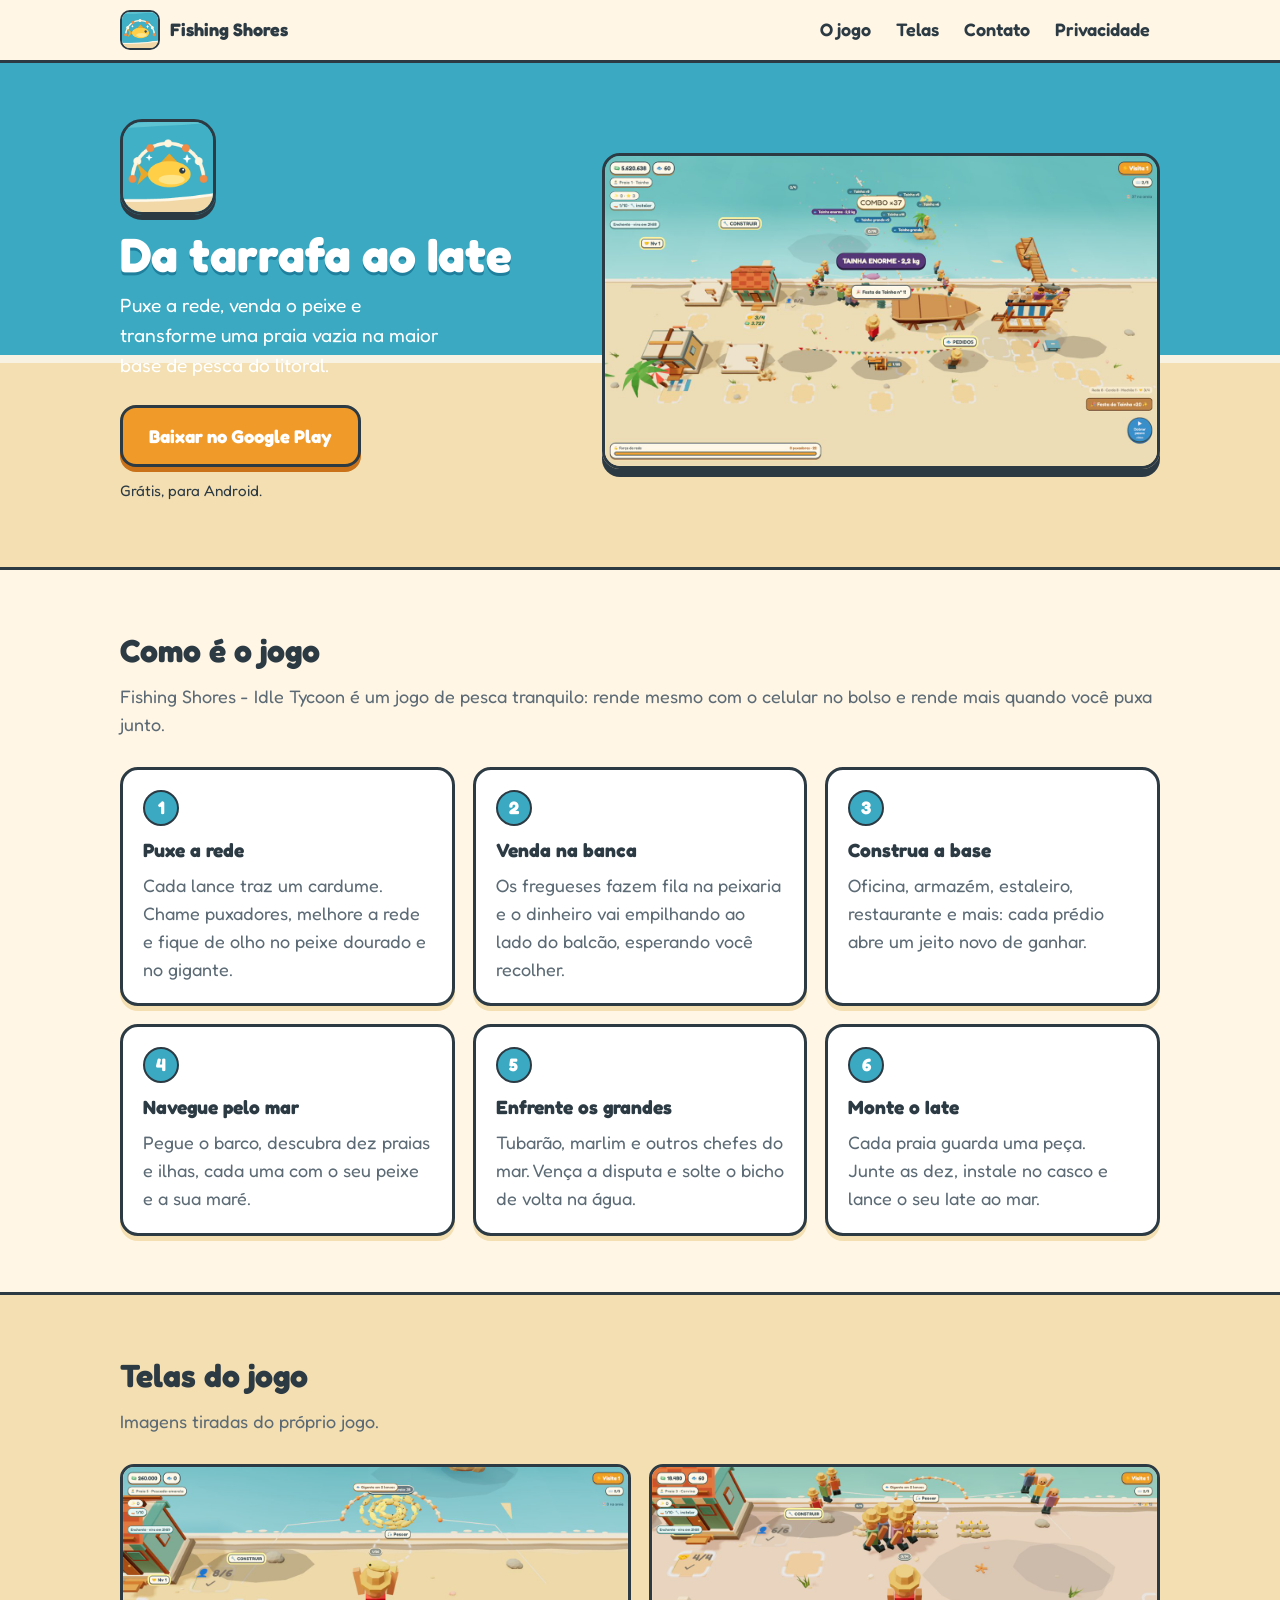
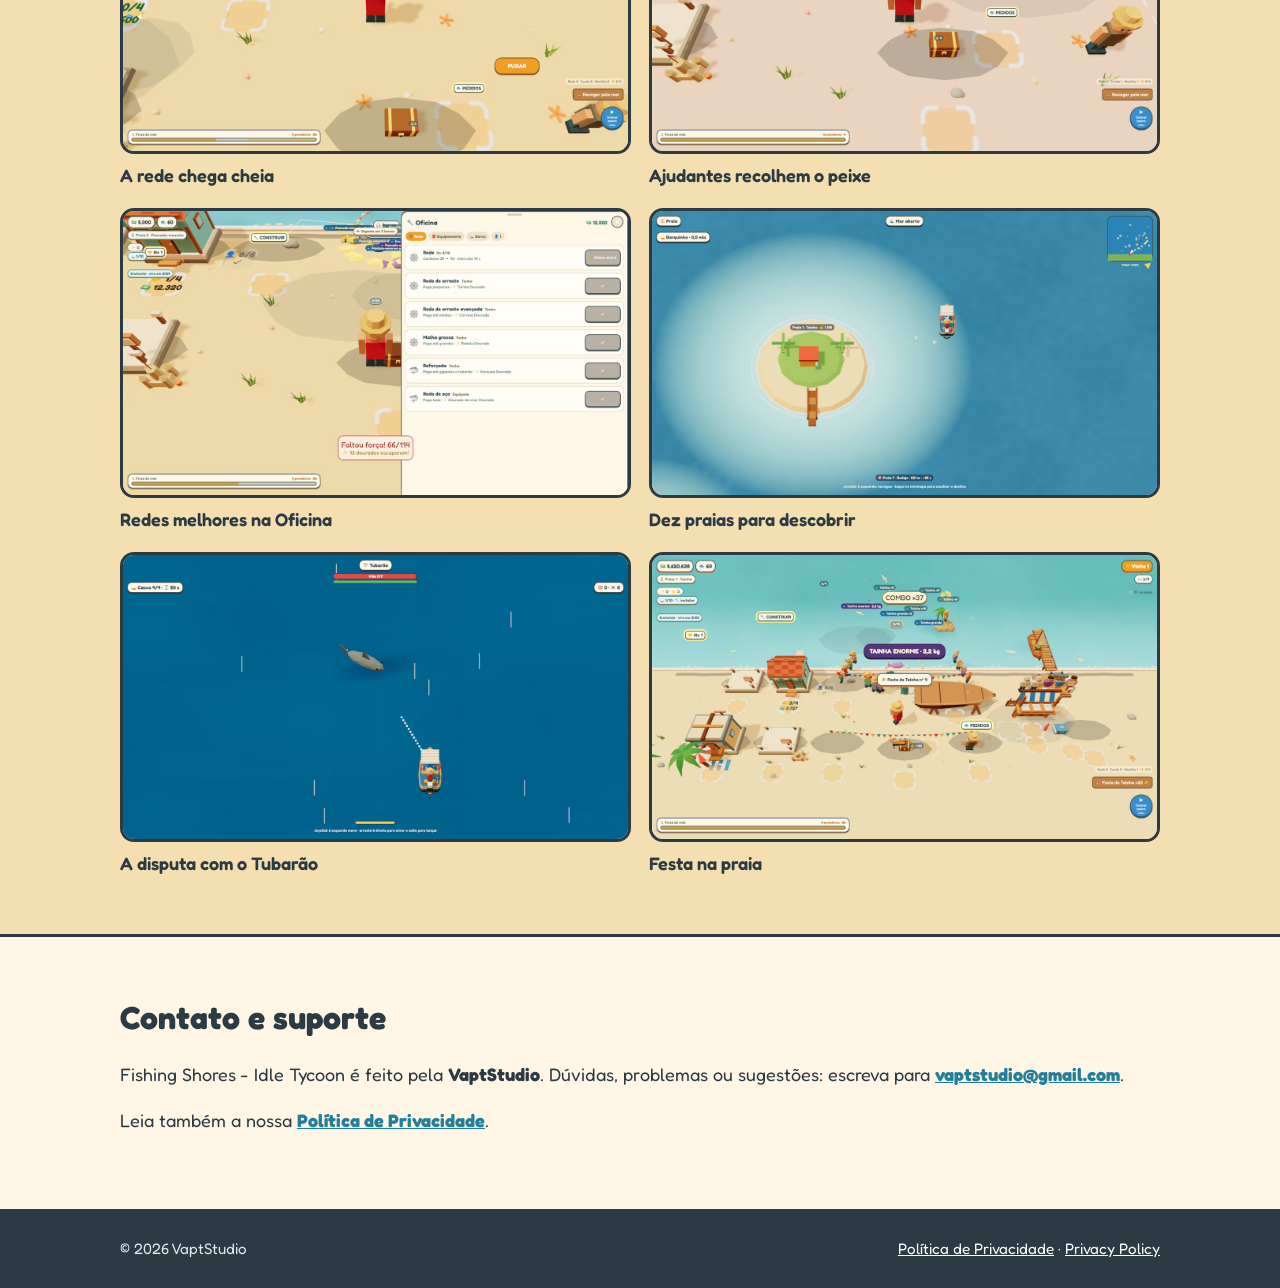
<file: index.html>
<!doctype html>
<html lang="pt-BR">
<head>
  <meta charset="utf-8">
  <meta name="viewport" content="width=device-width, initial-scale=1">
  <title>Fishing Shores - Idle Tycoon | VaptStudio</title>
  <meta name="description" content="Puxe a rede, venda o peixe na sua banca, abra novas praias e monte o seu Iate peça por peça. Jogo de pesca idle para Android, da VaptStudio.">
  <meta property="og:title" content="Fishing Shores - Idle Tycoon">
  <meta property="og:description" content="Da tarrafa ao Iate: jogo de pesca idle para Android.">
  <meta property="og:image" content="img/festa.jpg">
  <link rel="icon" href="img/icone.png">
  <link rel="preconnect" href="https://fonts.googleapis.com">
  <link rel="preconnect" href="https://fonts.gstatic.com" crossorigin>
  <link href="https://fonts.googleapis.com/css2?family=Fredoka:wght@400;600;700&display=swap" rel="stylesheet">
  <link rel="stylesheet" href="estilo.css">
</head>
<body>

<header class="topo">
  <div class="miolo">
    <a class="marca" href="index.html"><img src="img/icone.png" alt="">Fishing Shores</a>
    <nav>
      <a class="some" href="#jogo">O jogo</a>
      <a class="some" href="#telas">Telas</a>
      <a href="#contato">Contato</a>
      <a href="privacidade.html">Privacidade</a>
    </nav>
  </div>
</header>

<main>
  <div class="abertura">
    <div class="miolo">
      <div>
        <img class="icone" src="img/icone.png" alt="Ícone do Fishing Shores">
        <h1>Da tarrafa ao Iate</h1>
        <p>Puxe a rede, venda o peixe e transforme uma praia vazia na maior base de pesca do litoral.</p>
        <a class="botao" href="https://play.google.com/store/apps/details?id=fishing.shores.idle">Baixar no Google Play</a>
        <span class="aviso">Grátis, para Android.</span>
      </div>
      <img class="tela" src="img/festa.jpg" alt="Praia do jogo em festa, com a rede cheia, a peixaria e o casco do Iate na areia">
    </div>
  </div>

  <section id="jogo">
    <div class="miolo">
      <h2>Como é o jogo</h2>
      <p class="sub">Fishing Shores - Idle Tycoon é um jogo de pesca tranquilo: rende mesmo com o celular no bolso e rende mais quando você puxa junto.</p>
      <div class="cartoes">
        <div class="cartao"><span class="num">1</span><h3>Puxe a rede</h3><p>Cada lance traz um cardume. Chame puxadores, melhore a rede e fique de olho no peixe dourado e no gigante.</p></div>
        <div class="cartao"><span class="num">2</span><h3>Venda na banca</h3><p>Os fregueses fazem fila na peixaria e o dinheiro vai empilhando ao lado do balcão, esperando você recolher.</p></div>
        <div class="cartao"><span class="num">3</span><h3>Construa a base</h3><p>Oficina, armazém, estaleiro, restaurante e mais: cada prédio abre um jeito novo de ganhar.</p></div>
        <div class="cartao"><span class="num">4</span><h3>Navegue pelo mar</h3><p>Pegue o barco, descubra dez praias e ilhas, cada uma com o seu peixe e a sua maré.</p></div>
        <div class="cartao"><span class="num">5</span><h3>Enfrente os grandes</h3><p>Tubarão, marlim e outros chefes do mar. Vença a disputa e solte o bicho de volta na água.</p></div>
        <div class="cartao"><span class="num">6</span><h3>Monte o Iate</h3><p>Cada praia guarda uma peça. Junte as dez, instale no casco e lance o seu Iate ao mar.</p></div>
      </div>
    </div>
  </section>

  <section id="telas" class="faixa">
    <div class="miolo">
      <h2>Telas do jogo</h2>
      <p class="sub">Imagens tiradas do próprio jogo.</p>
      <div class="galeria">
        <figure><img src="img/rede.jpg" alt="Personagem puxando a rede cheia de peixes" loading="lazy"><figcaption>A rede chega cheia</figcaption></figure>
        <figure><img src="img/ajudantes.jpg" alt="Ajudantes recolhendo o peixe na areia" loading="lazy"><figcaption>Ajudantes recolhem o peixe</figcaption></figure>
        <figure><img src="img/oficina.jpg" alt="Painel da Oficina com as redes do jogo" loading="lazy"><figcaption>Redes melhores na Oficina</figcaption></figure>
        <figure><img src="img/mar.jpg" alt="Barco navegando ao lado de uma ilha" loading="lazy"><figcaption>Dez praias para descobrir</figcaption></figure>
        <figure><img src="img/tubarao.jpg" alt="Barco diante de um tubarão em mar aberto" loading="lazy"><figcaption>A disputa com o Tubarão</figcaption></figure>
        <figure><img src="img/festa.jpg" alt="Festa na praia depois de um lance grande" loading="lazy"><figcaption>Festa na praia</figcaption></figure>
      </div>
    </div>
  </section>

  <section id="contato" class="contato">
    <div class="miolo">
      <h2>Contato e suporte</h2>
      <p>Fishing Shores - Idle Tycoon é feito pela <strong>VaptStudio</strong>. Dúvidas, problemas ou sugestões: escreva para <a href="mailto:vaptstudio@gmail.com">vaptstudio@gmail.com</a>.</p>
      <p>Leia também a nossa <a href="privacidade.html">Política de Privacidade</a>.</p>
    </div>
  </section>
</main>

<footer>
  <div class="miolo">
    <span>© 2026 VaptStudio</span>
    <span><a href="privacidade.html">Política de Privacidade</a> · <a href="privacidade.html#en">Privacy Policy</a></span>
  </div>
</footer>

</body>
</html>
</file>
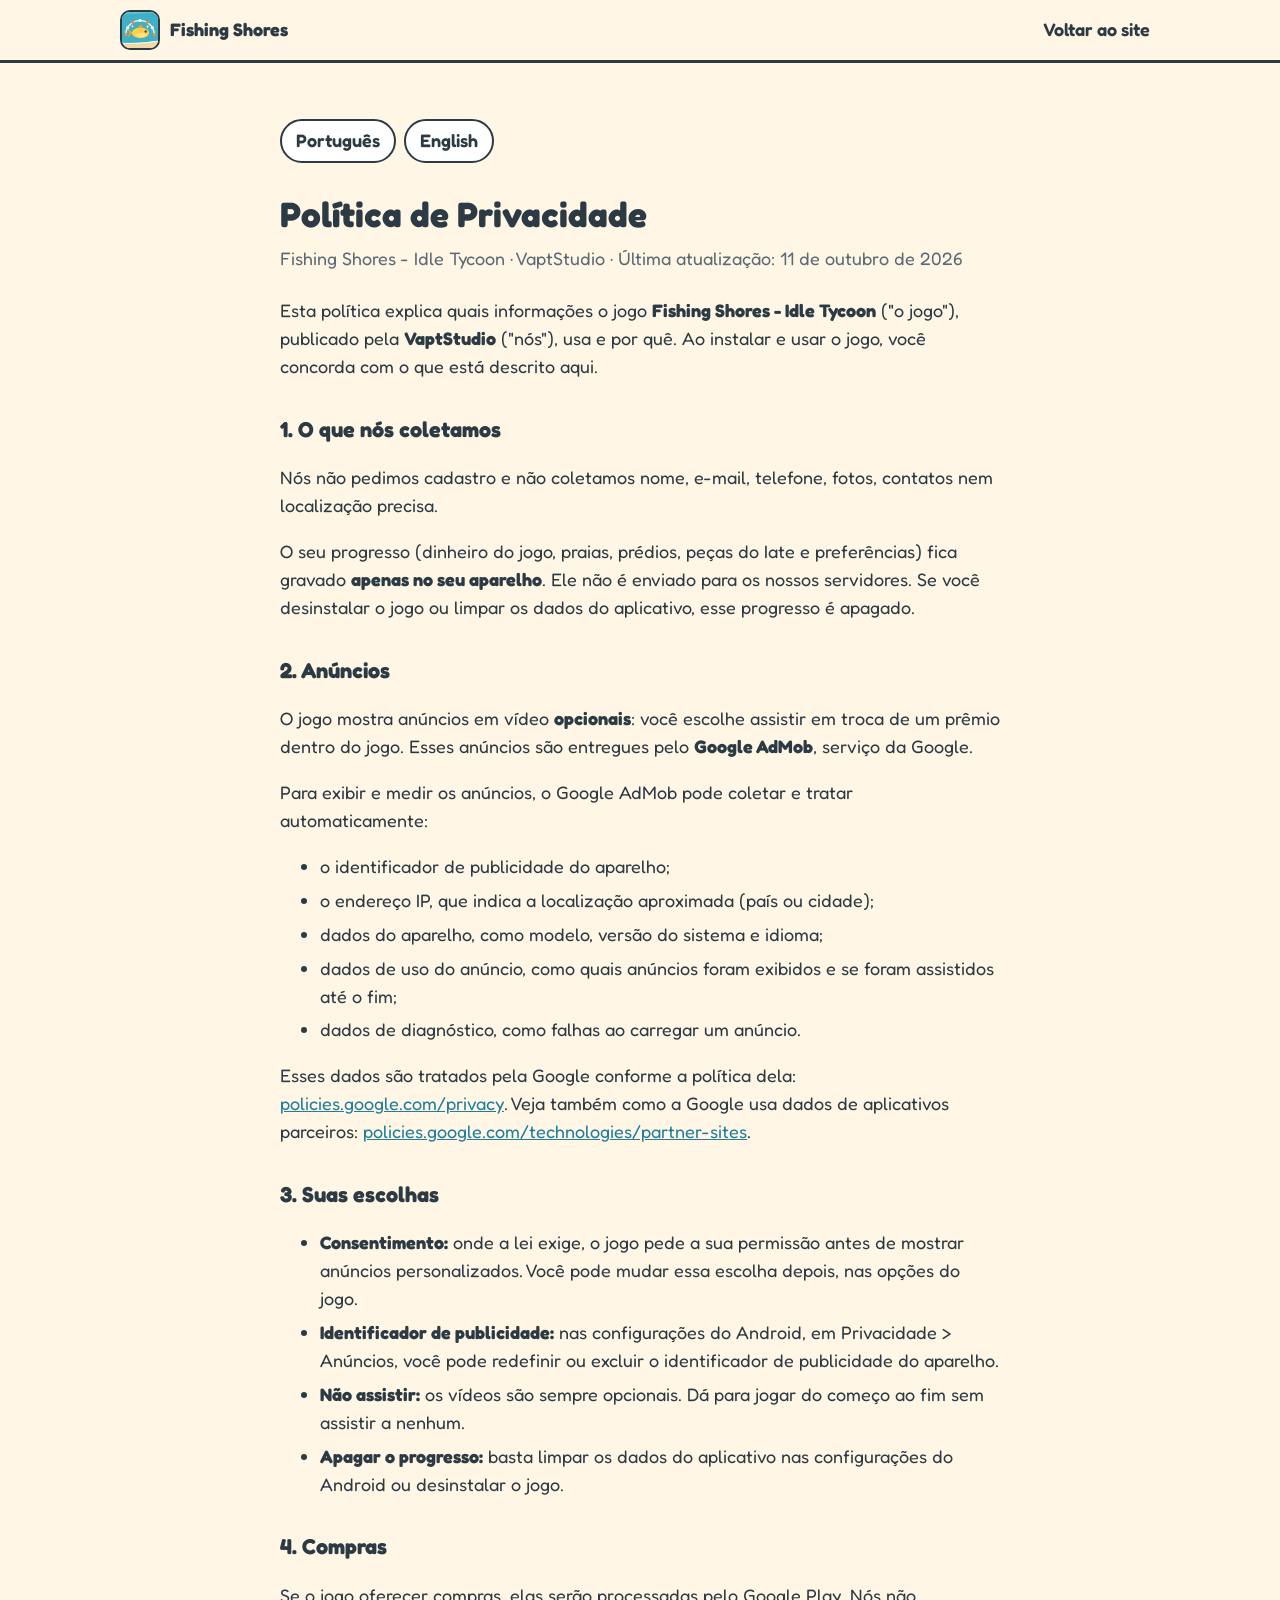
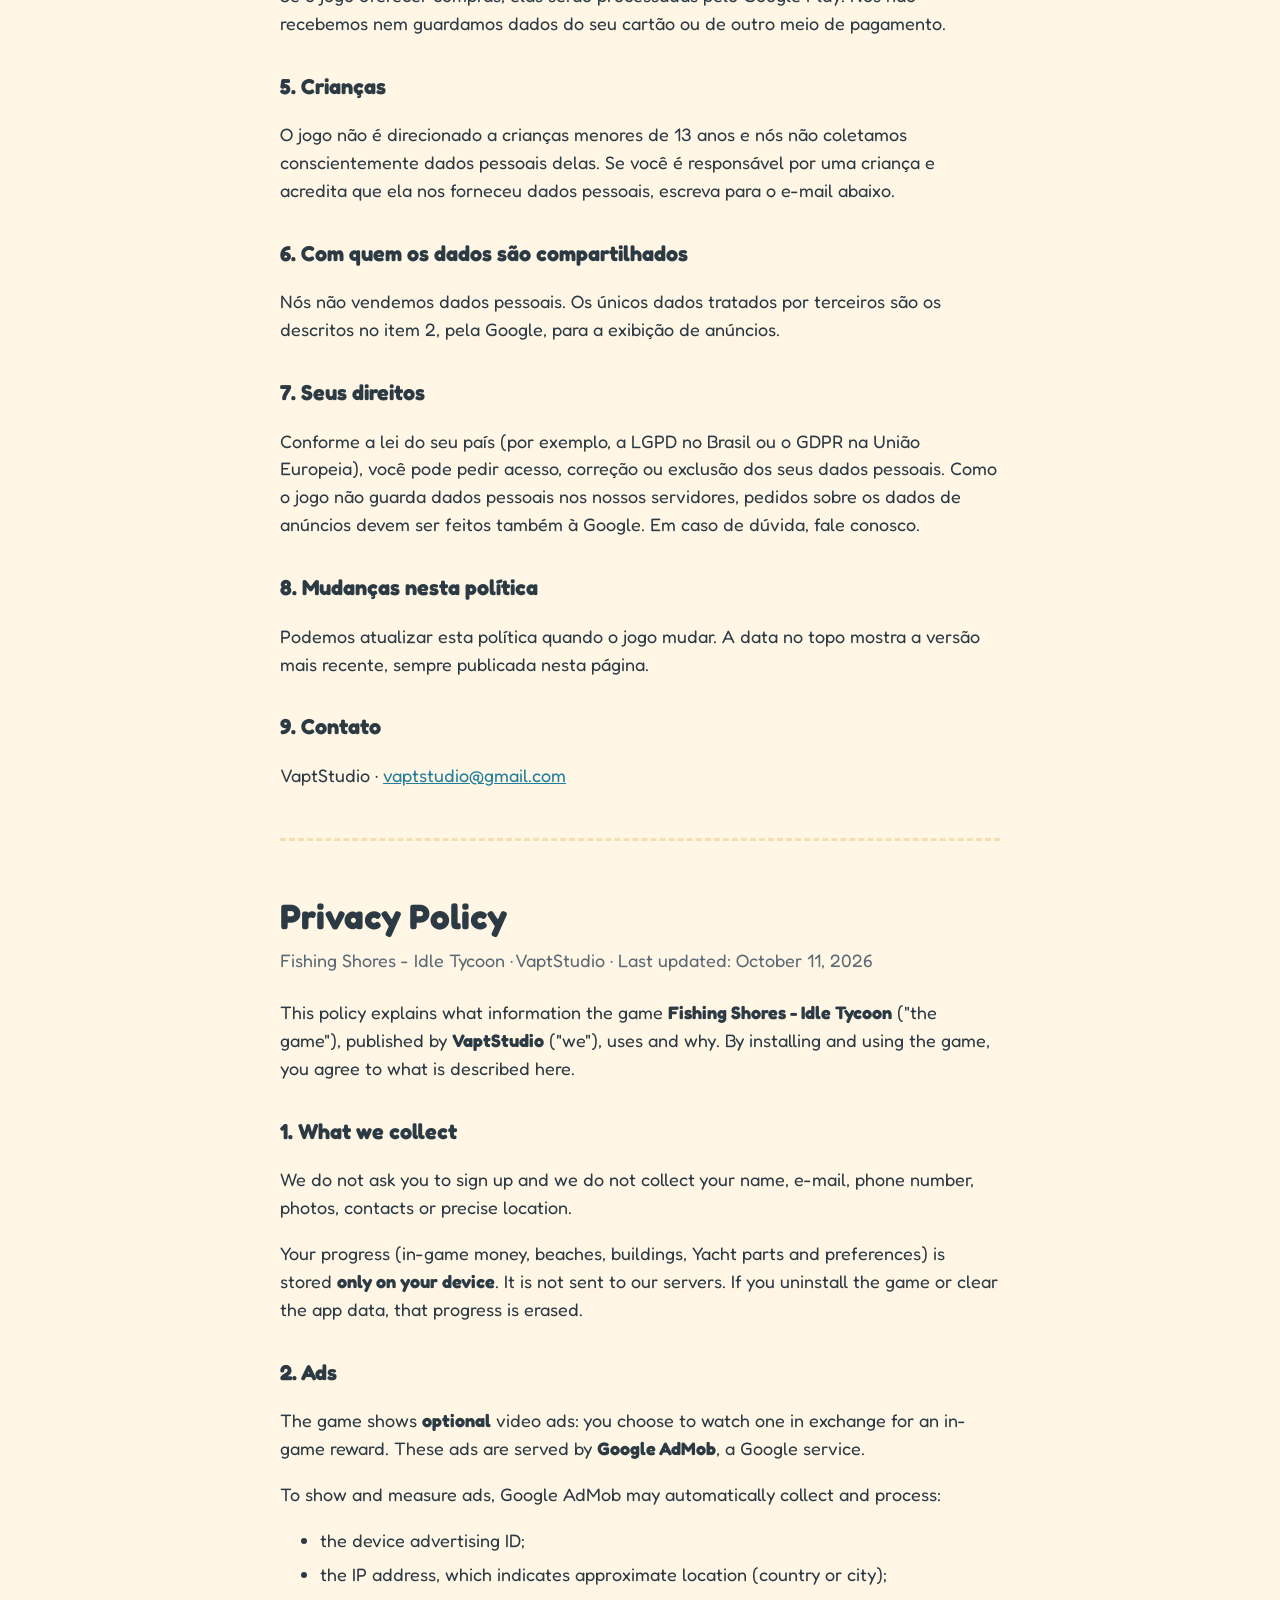
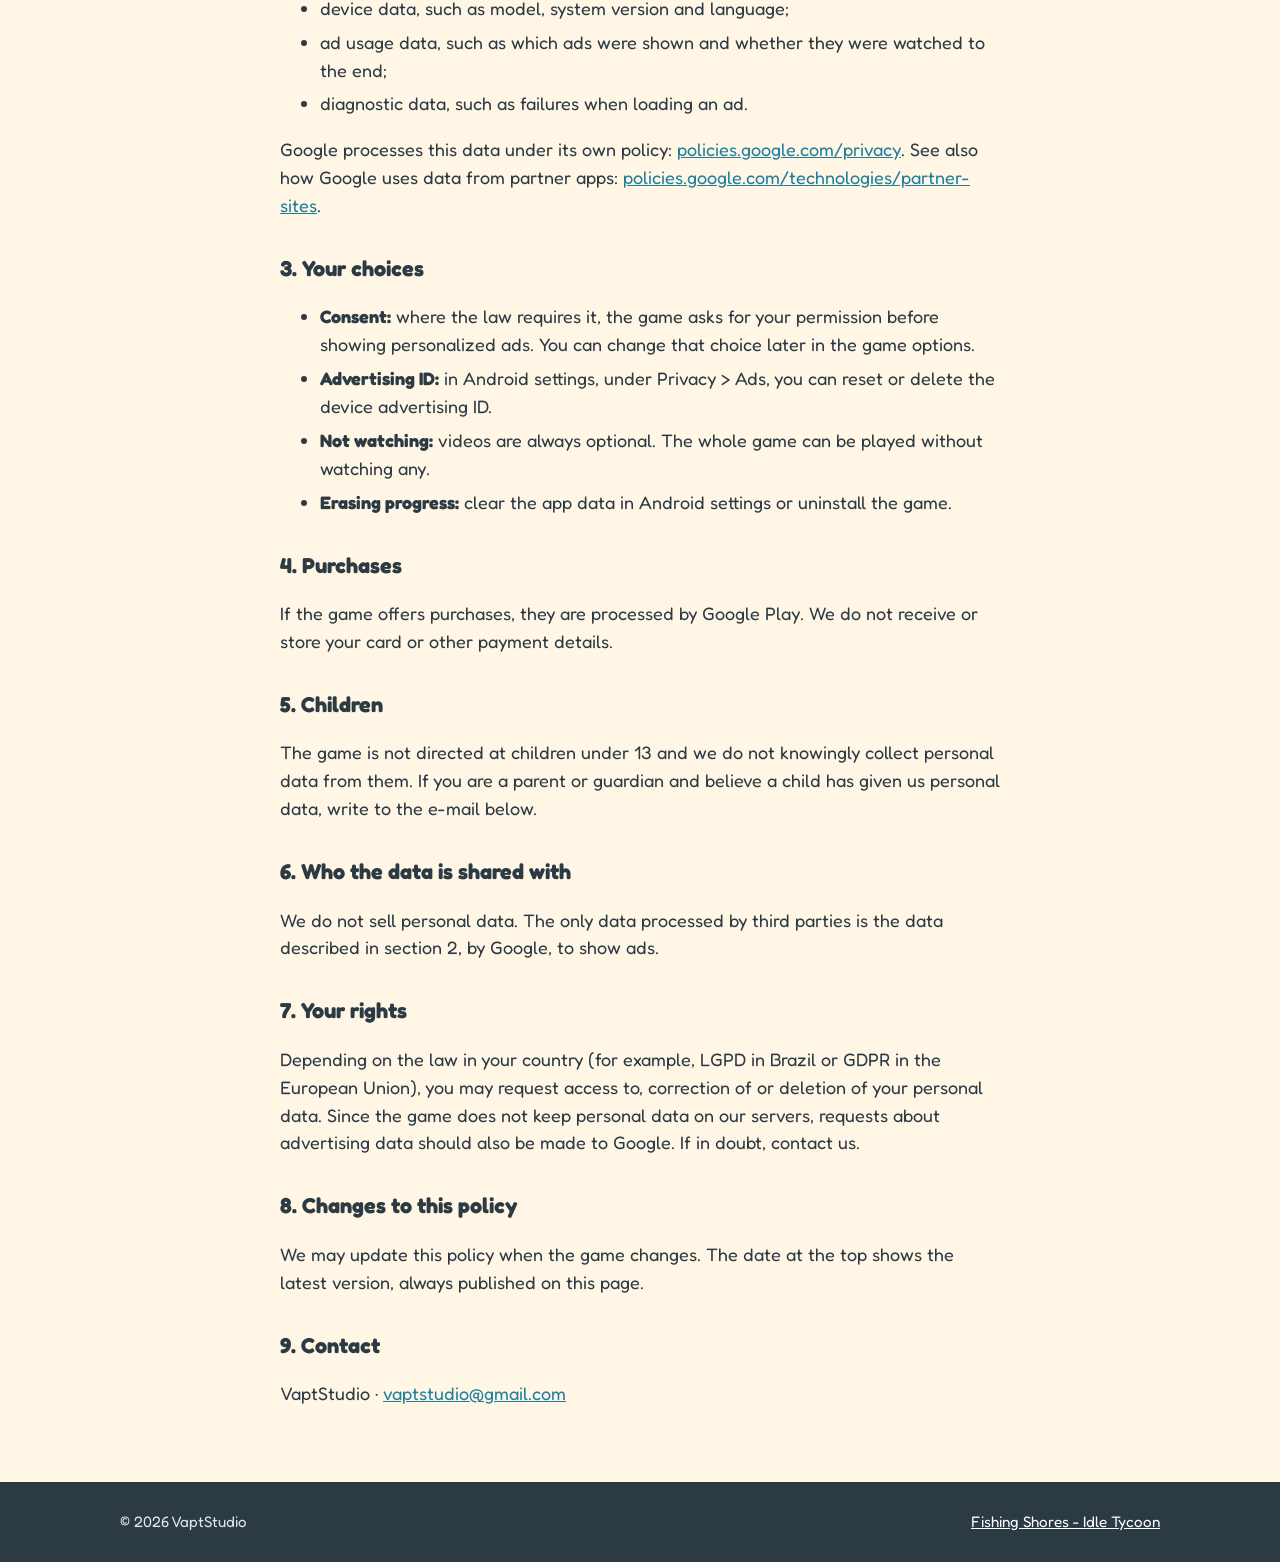
<file: privacidade.html>
<!doctype html>
<html lang="pt-BR">
<head>
  <meta charset="utf-8">
  <meta name="viewport" content="width=device-width, initial-scale=1">
  <title>Política de Privacidade | Fishing Shores - Idle Tycoon</title>
  <meta name="description" content="Política de Privacidade do jogo Fishing Shores - Idle Tycoon, da VaptStudio.">
  <link rel="icon" href="img/icone.png">
  <link rel="preconnect" href="https://fonts.googleapis.com">
  <link rel="preconnect" href="https://fonts.gstatic.com" crossorigin>
  <link href="https://fonts.googleapis.com/css2?family=Fredoka:wght@400;600;700&display=swap" rel="stylesheet">
  <link rel="stylesheet" href="estilo.css">
</head>
<body>

<header class="topo">
  <div class="miolo">
    <a class="marca" href="index.html"><img src="img/icone.png" alt="">Fishing Shores</a>
    <nav><a href="index.html">Voltar ao site</a></nav>
  </div>
</header>

<main>
  <section>
    <div class="miolo texto">
      <div class="idiomas"><a href="#pt">Português</a><a href="#en">English</a></div>

      <article id="pt">
        <h1>Política de Privacidade</h1>
        <p class="data">Fishing Shores - Idle Tycoon · VaptStudio · Última atualização: 11 de outubro de 2026</p>

        <p>Esta política explica quais informações o jogo <strong>Fishing Shores - Idle Tycoon</strong> ("o jogo"), publicado pela <strong>VaptStudio</strong> ("nós"), usa e por quê. Ao instalar e usar o jogo, você concorda com o que está descrito aqui.</p>

        <h2>1. O que nós coletamos</h2>
        <p>Nós não pedimos cadastro e não coletamos nome, e-mail, telefone, fotos, contatos nem localização precisa.</p>
        <p>O seu progresso (dinheiro do jogo, praias, prédios, peças do Iate e preferências) fica gravado <strong>apenas no seu aparelho</strong>. Ele não é enviado para os nossos servidores. Se você desinstalar o jogo ou limpar os dados do aplicativo, esse progresso é apagado.</p>

        <h2>2. Anúncios</h2>
        <p>O jogo mostra anúncios em vídeo <strong>opcionais</strong>: você escolhe assistir em troca de um prêmio dentro do jogo. Esses anúncios são entregues pelo <strong>Google AdMob</strong>, serviço da Google.</p>
        <p>Para exibir e medir os anúncios, o Google AdMob pode coletar e tratar automaticamente:</p>
        <ul>
          <li>o identificador de publicidade do aparelho;</li>
          <li>o endereço IP, que indica a localização aproximada (país ou cidade);</li>
          <li>dados do aparelho, como modelo, versão do sistema e idioma;</li>
          <li>dados de uso do anúncio, como quais anúncios foram exibidos e se foram assistidos até o fim;</li>
          <li>dados de diagnóstico, como falhas ao carregar um anúncio.</li>
        </ul>
        <p>Esses dados são tratados pela Google conforme a política dela: <a href="https://policies.google.com/privacy" rel="noopener">policies.google.com/privacy</a>. Veja também como a Google usa dados de aplicativos parceiros: <a href="https://policies.google.com/technologies/partner-sites" rel="noopener">policies.google.com/technologies/partner-sites</a>.</p>

        <h2>3. Suas escolhas</h2>
        <ul>
          <li><strong>Consentimento:</strong> onde a lei exige, o jogo pede a sua permissão antes de mostrar anúncios personalizados. Você pode mudar essa escolha depois, nas opções do jogo.</li>
          <li><strong>Identificador de publicidade:</strong> nas configurações do Android, em Privacidade &gt; Anúncios, você pode redefinir ou excluir o identificador de publicidade do aparelho.</li>
          <li><strong>Não assistir:</strong> os vídeos são sempre opcionais. Dá para jogar do começo ao fim sem assistir a nenhum.</li>
          <li><strong>Apagar o progresso:</strong> basta limpar os dados do aplicativo nas configurações do Android ou desinstalar o jogo.</li>
        </ul>

        <h2>4. Compras</h2>
        <p>Se o jogo oferecer compras, elas serão processadas pelo Google Play. Nós não recebemos nem guardamos dados do seu cartão ou de outro meio de pagamento.</p>

        <h2>5. Crianças</h2>
        <p>O jogo não é direcionado a crianças menores de 13 anos e nós não coletamos conscientemente dados pessoais delas. Se você é responsável por uma criança e acredita que ela nos forneceu dados pessoais, escreva para o e-mail abaixo.</p>

        <h2>6. Com quem os dados são compartilhados</h2>
        <p>Nós não vendemos dados pessoais. Os únicos dados tratados por terceiros são os descritos no item 2, pela Google, para a exibição de anúncios.</p>

        <h2>7. Seus direitos</h2>
        <p>Conforme a lei do seu país (por exemplo, a LGPD no Brasil ou o GDPR na União Europeia), você pode pedir acesso, correção ou exclusão dos seus dados pessoais. Como o jogo não guarda dados pessoais nos nossos servidores, pedidos sobre os dados de anúncios devem ser feitos também à Google. Em caso de dúvida, fale conosco.</p>

        <h2>8. Mudanças nesta política</h2>
        <p>Podemos atualizar esta política quando o jogo mudar. A data no topo mostra a versão mais recente, sempre publicada nesta página.</p>

        <h2>9. Contato</h2>
        <p>VaptStudio · <a href="mailto:vaptstudio@gmail.com">vaptstudio@gmail.com</a></p>
      </article>

      <hr>

      <article id="en" lang="en">
        <h1>Privacy Policy</h1>
        <p class="data">Fishing Shores - Idle Tycoon · VaptStudio · Last updated: October 11, 2026</p>

        <p>This policy explains what information the game <strong>Fishing Shores - Idle Tycoon</strong> ("the game"), published by <strong>VaptStudio</strong> ("we"), uses and why. By installing and using the game, you agree to what is described here.</p>

        <h2>1. What we collect</h2>
        <p>We do not ask you to sign up and we do not collect your name, e-mail, phone number, photos, contacts or precise location.</p>
        <p>Your progress (in-game money, beaches, buildings, Yacht parts and preferences) is stored <strong>only on your device</strong>. It is not sent to our servers. If you uninstall the game or clear the app data, that progress is erased.</p>

        <h2>2. Ads</h2>
        <p>The game shows <strong>optional</strong> video ads: you choose to watch one in exchange for an in-game reward. These ads are served by <strong>Google AdMob</strong>, a Google service.</p>
        <p>To show and measure ads, Google AdMob may automatically collect and process:</p>
        <ul>
          <li>the device advertising ID;</li>
          <li>the IP address, which indicates approximate location (country or city);</li>
          <li>device data, such as model, system version and language;</li>
          <li>ad usage data, such as which ads were shown and whether they were watched to the end;</li>
          <li>diagnostic data, such as failures when loading an ad.</li>
        </ul>
        <p>Google processes this data under its own policy: <a href="https://policies.google.com/privacy" rel="noopener">policies.google.com/privacy</a>. See also how Google uses data from partner apps: <a href="https://policies.google.com/technologies/partner-sites" rel="noopener">policies.google.com/technologies/partner-sites</a>.</p>

        <h2>3. Your choices</h2>
        <ul>
          <li><strong>Consent:</strong> where the law requires it, the game asks for your permission before showing personalized ads. You can change that choice later in the game options.</li>
          <li><strong>Advertising ID:</strong> in Android settings, under Privacy &gt; Ads, you can reset or delete the device advertising ID.</li>
          <li><strong>Not watching:</strong> videos are always optional. The whole game can be played without watching any.</li>
          <li><strong>Erasing progress:</strong> clear the app data in Android settings or uninstall the game.</li>
        </ul>

        <h2>4. Purchases</h2>
        <p>If the game offers purchases, they are processed by Google Play. We do not receive or store your card or other payment details.</p>

        <h2>5. Children</h2>
        <p>The game is not directed at children under 13 and we do not knowingly collect personal data from them. If you are a parent or guardian and believe a child has given us personal data, write to the e-mail below.</p>

        <h2>6. Who the data is shared with</h2>
        <p>We do not sell personal data. The only data processed by third parties is the data described in section 2, by Google, to show ads.</p>

        <h2>7. Your rights</h2>
        <p>Depending on the law in your country (for example, LGPD in Brazil or GDPR in the European Union), you may request access to, correction of or deletion of your personal data. Since the game does not keep personal data on our servers, requests about advertising data should also be made to Google. If in doubt, contact us.</p>

        <h2>8. Changes to this policy</h2>
        <p>We may update this policy when the game changes. The date at the top shows the latest version, always published on this page.</p>

        <h2>9. Contact</h2>
        <p>VaptStudio · <a href="mailto:vaptstudio@gmail.com">vaptstudio@gmail.com</a></p>
      </article>
    </div>
  </section>
</main>

<footer>
  <div class="miolo">
    <span>© 2026 VaptStudio</span>
    <span><a href="index.html">Fishing Shores - Idle Tycoon</a></span>
  </div>
</footer>

</body>
</html>
</file>
<file: estilo.css>
:root {
  --mar: #3aa9c1;
  --mar-fundo: #1f7f9c;
  --areia: #f3dfb2;
  --creme: #fff6e6;
  --laranja: #f09a2a;
  --laranja-escuro: #c9721a;
  --verde: #1f9d6b;
  --tinta: #2c3a44;
  --tinta-suave: #5b6a74;
  --borda: #2c3a44;
}

* { box-sizing: border-box; }

html { scroll-behavior: smooth; }

body {
  margin: 0;
  font-family: "Fredoka", "Trebuchet MS", system-ui, sans-serif;
  font-size: 18px;
  line-height: 1.55;
  color: var(--tinta);
  background: var(--creme);
}

img { max-width: 100%; display: block; }

a { color: var(--mar-fundo); }

.miolo { max-width: 1080px; margin: 0 auto; padding: 0 20px; }

/* Topo */
.topo {
  position: sticky; top: 0; z-index: 10;
  background: var(--creme);
  border-bottom: 3px solid var(--borda);
}
.topo .miolo { display: flex; align-items: center; gap: 12px; padding-top: 10px; padding-bottom: 10px; }
.marca { display: flex; align-items: center; gap: 10px; font-weight: 700; color: var(--tinta); text-decoration: none; margin-right: auto; }
.marca img { width: 40px; height: 40px; border-radius: 10px; border: 2px solid var(--borda); }
.topo nav a { color: var(--tinta); text-decoration: none; font-weight: 600; padding: 6px 10px; border-radius: 999px; }
.topo nav a:hover { background: var(--areia); }

/* Abertura */
.abertura {
  background: linear-gradient(180deg, var(--mar) 0%, var(--mar) 58%, #f7f2e2 58%, #f7f2e2 59.5%, var(--areia) 59.5%);
  padding: 56px 0 64px;
  border-bottom: 3px solid var(--borda);
}
.abertura .miolo { display: grid; grid-template-columns: 1fr 1.25fr; gap: 36px; align-items: center; }
.abertura h1 { font-size: 3rem; line-height: 1.05; margin: 14px 0 12px; color: #fff; text-shadow: 0 3px 0 var(--mar-fundo); }
.abertura p { color: #fff; font-size: 1.2rem; margin: 0 0 24px; max-width: 30ch; }
.abertura .icone { width: 96px; height: 96px; border-radius: 22px; border: 3px solid var(--borda); box-shadow: 0 5px 0 var(--borda); }
.abertura .tela { border-radius: 18px; border: 3px solid var(--borda); box-shadow: 0 8px 0 var(--borda); }

.botao {
  display: inline-block;
  background: var(--laranja); color: #fff; text-decoration: none;
  font-weight: 700; font-size: 1.15rem;
  padding: 14px 26px; border-radius: 16px;
  border: 3px solid var(--borda); box-shadow: 0 5px 0 var(--laranja-escuro);
}
.botao:hover { transform: translateY(2px); box-shadow: 0 3px 0 var(--laranja-escuro); }
.aviso { display: block; margin-top: 12px; font-size: .95rem; color: var(--tinta); }

/* Seções */
section { padding: 56px 0; }
h2 { font-size: 2rem; margin: 0 0 8px; }
.sub { color: var(--tinta-suave); margin: 0 0 28px; }

.cartoes { display: grid; grid-template-columns: repeat(3, 1fr); gap: 18px; }
.cartao {
  background: #fff; border: 3px solid var(--borda); border-radius: 18px;
  padding: 20px; box-shadow: 0 5px 0 var(--areia);
}
.cartao h3 { margin: 0 0 6px; font-size: 1.2rem; }
.cartao p { margin: 0; color: var(--tinta-suave); }
.cartao .num {
  display: inline-grid; place-items: center; width: 36px; height: 36px; margin-bottom: 10px;
  background: var(--mar); color: #fff; font-weight: 700; border-radius: 50%; border: 2px solid var(--borda);
}

.faixa { background: var(--areia); border-top: 3px solid var(--borda); border-bottom: 3px solid var(--borda); }
.galeria { display: grid; grid-template-columns: repeat(2, 1fr); gap: 18px; }
.galeria figure { margin: 0; }
.galeria img { border-radius: 14px; border: 3px solid var(--borda); }
.galeria figcaption { font-weight: 600; margin-top: 8px; }

.contato a { font-weight: 700; }

/* Rodapé */
footer { background: var(--tinta); color: #dfe7ea; padding: 28px 0; font-size: .95rem; }
footer .miolo { display: flex; flex-wrap: wrap; gap: 8px 24px; justify-content: space-between; }
footer a { color: #fff; }

/* Página de texto (privacidade) */
.texto { max-width: 760px; }
.texto h1 { font-size: 2.2rem; margin: 0 0 4px; }
.texto h2 { font-size: 1.35rem; margin: 32px 0 6px; }
.texto .data { color: var(--tinta-suave); margin: 0 0 24px; }
.texto li { margin-bottom: 6px; }
.idiomas { display: flex; gap: 8px; margin: 0 0 24px; }
.idiomas a {
  text-decoration: none; font-weight: 600; color: var(--tinta);
  padding: 6px 14px; border-radius: 999px; border: 2px solid var(--borda); background: #fff;
}
hr { border: 0; border-top: 3px dashed var(--areia); margin: 48px 0; }

@media (max-width: 820px) {
  body { font-size: 17px; }
  .abertura { padding: 36px 0 44px; }
  .abertura .miolo { grid-template-columns: 1fr; }
  .abertura h1 { font-size: 2.3rem; }
  .cartoes, .galeria { grid-template-columns: 1fr; }
  .topo nav a.some { display: none; }
}
</file>
